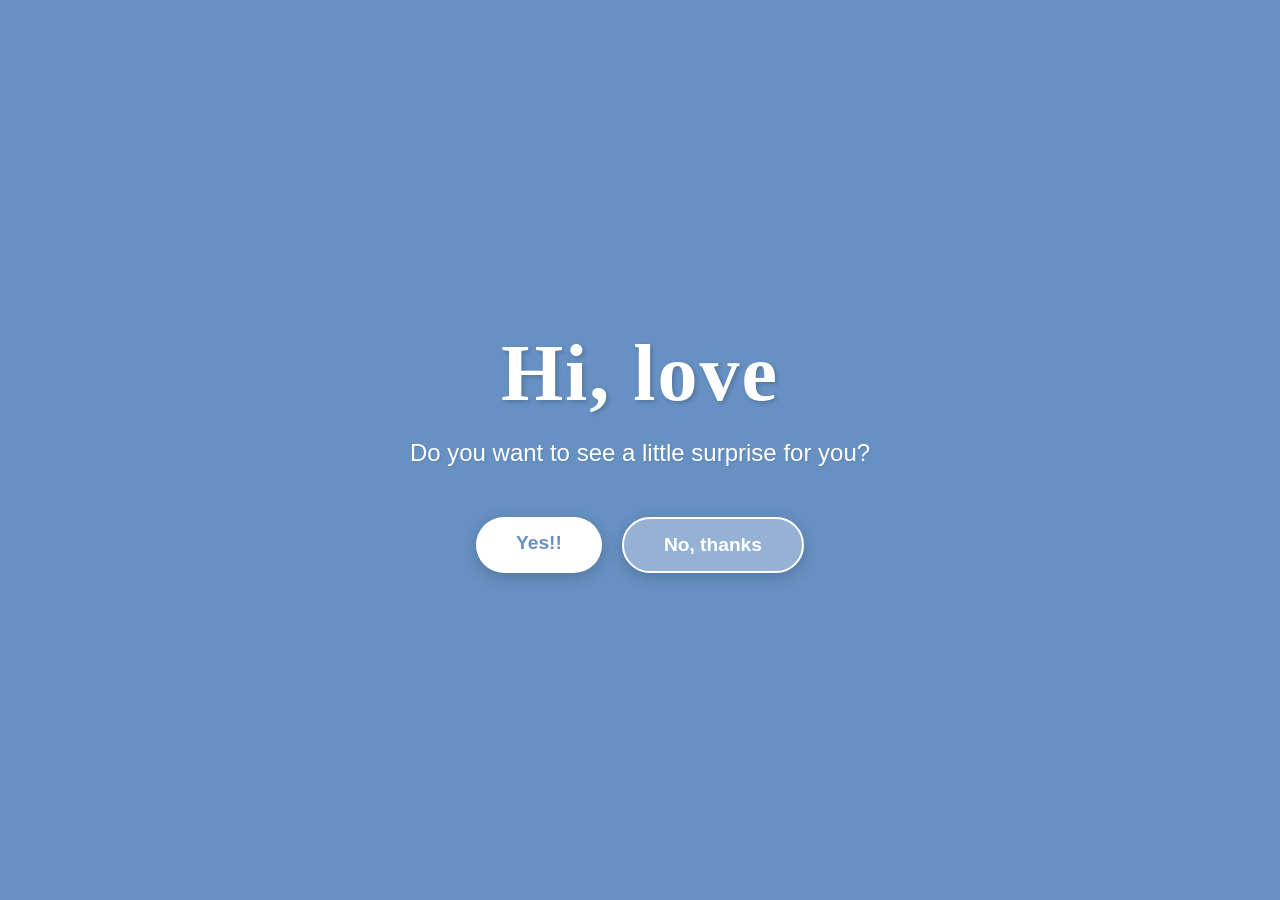
<file: index.html>
<!DOCTYPE html>
<html lang="it">
<head>
    <meta charset="UTF-8">
    <meta name="viewport" content="width=device-width, initial-scale=1.0">
    <title>Hi, Love - Birthday Surprise</title>
    <link rel="stylesheet" href="css/style.css">
</head>
<body class="landing-page">
    <!-- ===================== LANDING PAGE ===================== -->
    <!-- Pagina di benvenuto per il sito compleanno sorpresa
         - Link "Yes!!" → pages/surprise.html (pagina principale con 4 icone)
         - Pulsante "No, thanks" → mostra un alert giocoso
         
         Questa è la prima pagina che l'utente vede. Mantieni questo
         design semplice e accattivante per fare una buona prima impressione!
    ========================================================== -->
    <div class="landing-container">
        <h1 class="main-title">Hi, love</h1>
        <p class="subtitle">Do you want to see a little surprise for you?</p>
        <div class="button-container">
            <a href="pages/surprise.html" class="btn btn-yes">Yes!!</a>
            <button class="btn btn-no">No, thanks</button>
        </div>
    </div>
    <script src="js/script.js"></script>
</body>
</html>
</file>
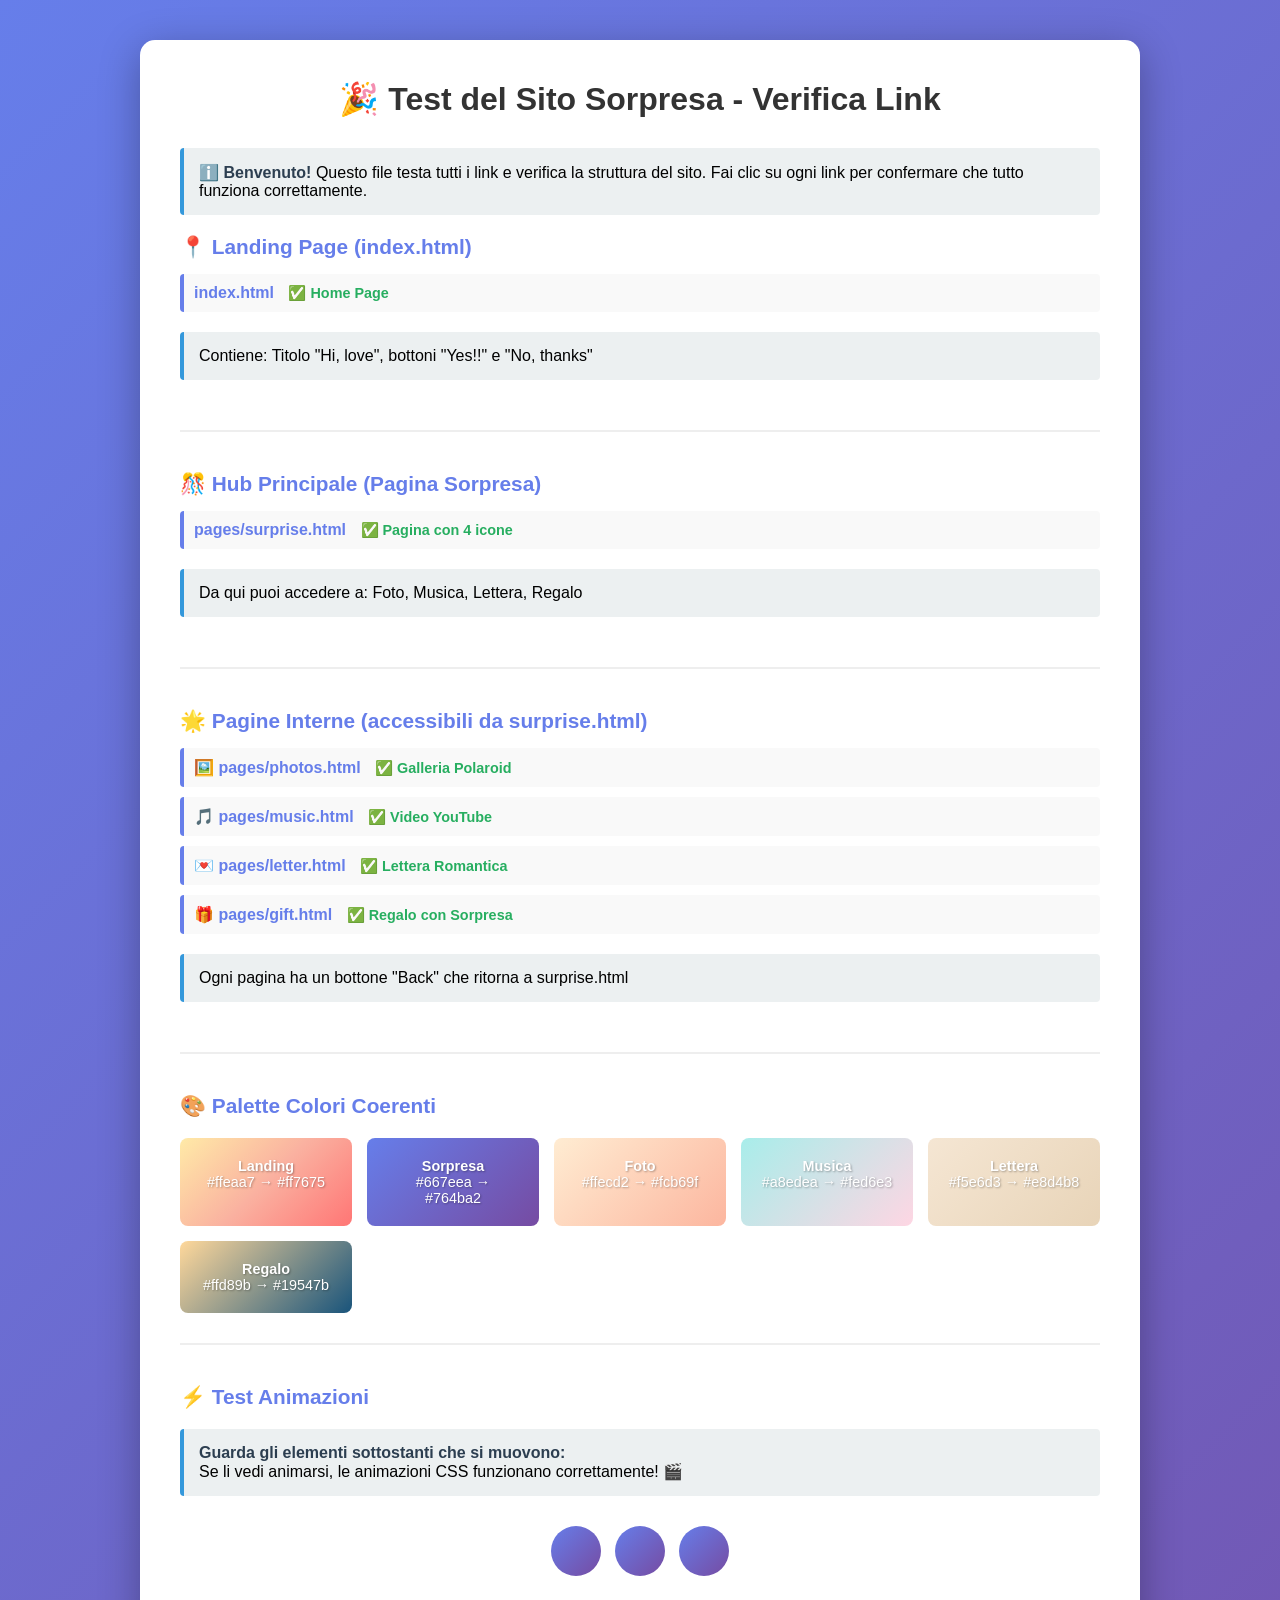
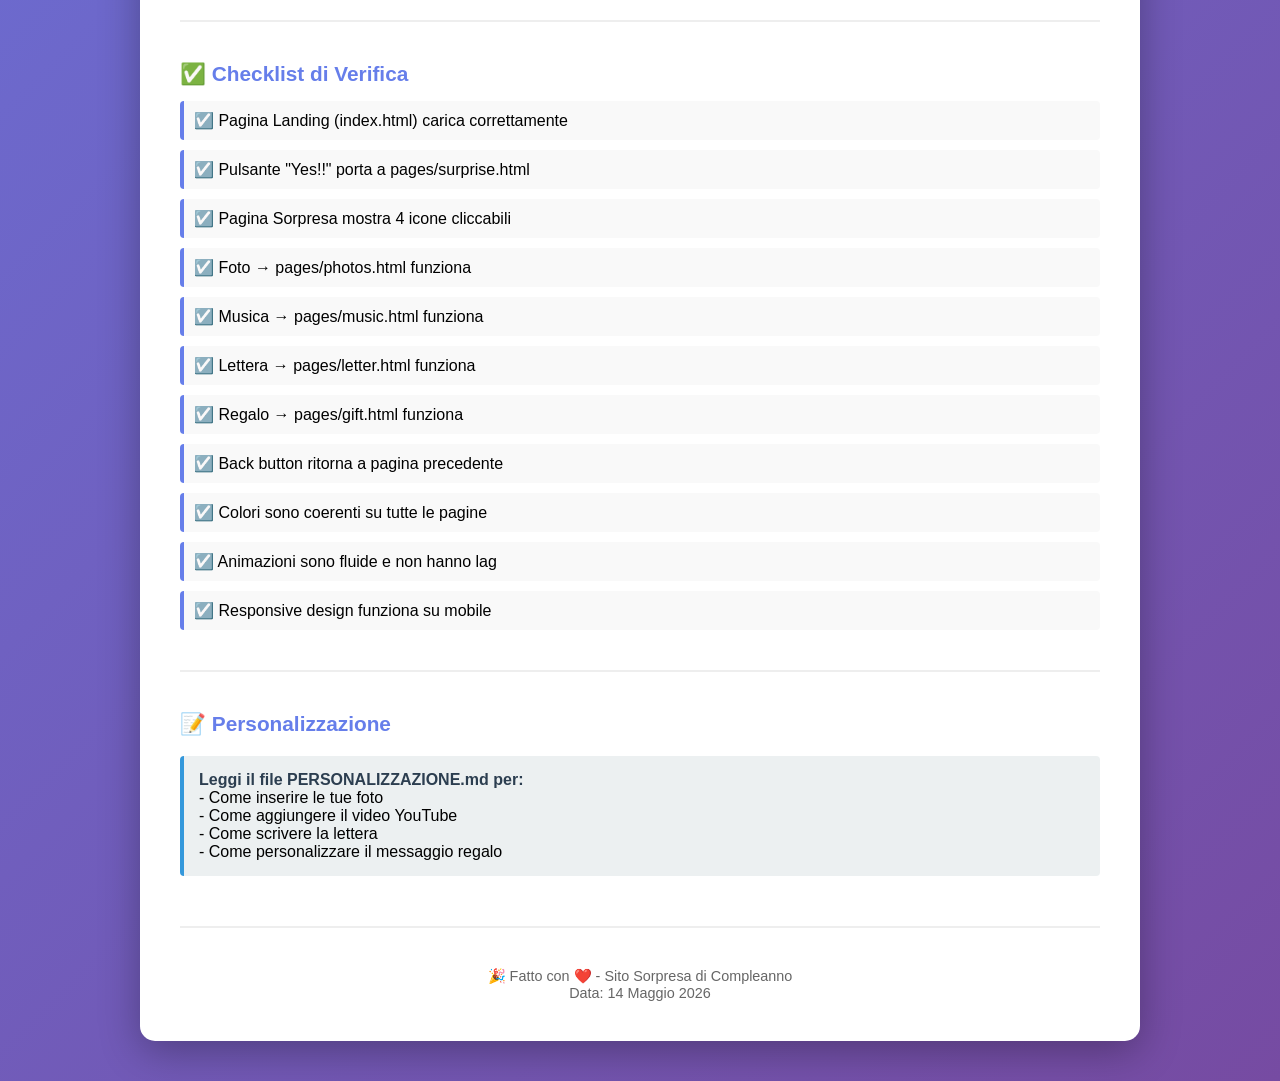
<file: TEST_LINK.html>
<!DOCTYPE html>
<html lang="it">
<head>
    <meta charset="UTF-8">
    <meta name="viewport" content="width=device-width, initial-scale=1.0">
    <title>Test Link - Birthday Surprise Website</title>
    <style>
        * {
            margin: 0;
            padding: 0;
            box-sizing: border-box;
        }
        
        body {
            font-family: 'Segoe UI', Tahoma, Geneva, Verdana, sans-serif;
            background: linear-gradient(135deg, #667eea 0%, #764ba2 100%);
            min-height: 100vh;
            padding: 40px 20px;
        }
        
        .container {
            max-width: 1000px;
            margin: 0 auto;
            background: white;
            border-radius: 15px;
            padding: 40px;
            box-shadow: 0 10px 40px rgba(0, 0, 0, 0.3);
        }
        
        h1 {
            color: #333;
            margin-bottom: 30px;
            text-align: center;
            font-size: 2rem;
        }
        
        .section {
            margin-bottom: 40px;
            padding-bottom: 30px;
            border-bottom: 2px solid #eee;
        }
        
        .section:last-child {
            border-bottom: none;
        }
        
        h2 {
            color: #667eea;
            font-size: 1.3rem;
            margin-bottom: 15px;
        }
        
        .link-list {
            list-style: none;
            padding-left: 0;
        }
        
        .link-list li {
            margin: 10px 0;
            padding: 10px;
            background: #f9f9f9;
            border-left: 4px solid #667eea;
            border-radius: 4px;
        }
        
        .link-list a {
            color: #667eea;
            text-decoration: none;
            font-weight: 600;
            transition: color 0.3s ease;
        }
        
        .link-list a:hover {
            color: #764ba2;
            text-decoration: underline;
        }
        
        .status {
            font-size: 0.9rem;
            color: #666;
            margin-left: 10px;
        }
        
        .status.ok {
            color: #27ae60;
            font-weight: bold;
        }
        
        .info-box {
            background: #ecf0f1;
            border-left: 4px solid #3498db;
            padding: 15px;
            margin: 20px 0;
            border-radius: 4px;
        }
        
        .info-box strong {
            color: #2c3e50;
        }
        
        .color-palette {
            display: grid;
            grid-template-columns: repeat(auto-fit, minmax(150px, 1fr));
            gap: 15px;
            margin-top: 20px;
        }
        
        .color-box {
            border-radius: 8px;
            padding: 20px;
            text-align: center;
            color: white;
            text-shadow: 1px 1px 2px rgba(0, 0, 0, 0.3);
            font-size: 0.9rem;
        }
        
        .animation-test {
            display: inline-block;
            width: 50px;
            height: 50px;
            background: linear-gradient(135deg, #667eea, #764ba2);
            border-radius: 50%;
            margin: 10px 5px;
            animation: bounce 1s ease-in-out infinite;
        }
        
        @keyframes bounce {
            0%, 100% { transform: translateY(0); }
            50% { transform: translateY(-20px); }
        }
        
        footer {
            text-align: center;
            margin-top: 40px;
            color: #666;
            font-size: 0.9rem;
        }
    </style>
</head>
<body>
    <div class="container">
        <h1>🎉 Test del Sito Sorpresa - Verifica Link</h1>
        
        <div class="info-box">
            <strong>ℹ️ Benvenuto!</strong> Questo file testa tutti i link e verifica la struttura del sito.
            Fai clic su ogni link per confermare che tutto funziona correttamente.
        </div>
        
        <!-- LANDING PAGE -->
        <div class="section">
            <h2>📍 Landing Page (index.html)</h2>
            <ul class="link-list">
                <li>
                    <a href="index.html">index.html</a>
                    <span class="status ok">✅ Home Page</span>
                </li>
            </ul>
            <div class="info-box">
                Contiene: Titolo "Hi, love", bottoni "Yes!!" e "No, thanks"
            </div>
        </div>
        
        <!-- SURPRISE PAGE -->
        <div class="section">
            <h2>🎊 Hub Principale (Pagina Sorpresa)</h2>
            <ul class="link-list">
                <li>
                    <a href="pages/surprise.html">pages/surprise.html</a>
                    <span class="status ok">✅ Pagina con 4 icone</span>
                </li>
            </ul>
            <div class="info-box">
                Da qui puoi accedere a: Foto, Musica, Lettera, Regalo
            </div>
        </div>
        
        <!-- PAGINE INTERNE -->
        <div class="section">
            <h2>🌟 Pagine Interne (accessibili da surprise.html)</h2>
            <ul class="link-list">
                <li>
                    <a href="pages/photos.html">🖼️ pages/photos.html</a>
                    <span class="status ok">✅ Galleria Polaroid</span>
                </li>
                <li>
                    <a href="pages/music.html">🎵 pages/music.html</a>
                    <span class="status ok">✅ Video YouTube</span>
                </li>
                <li>
                    <a href="pages/letter.html">💌 pages/letter.html</a>
                    <span class="status ok">✅ Lettera Romantica</span>
                </li>
                <li>
                    <a href="pages/gift.html">🎁 pages/gift.html</a>
                    <span class="status ok">✅ Regalo con Sorpresa</span>
                </li>
            </ul>
            <div class="info-box">
                Ogni pagina ha un bottone "Back" che ritorna a surprise.html
            </div>
        </div>
        
        <!-- PALETTE COLORI -->
        <div class="section">
            <h2>🎨 Palette Colori Coerenti</h2>
            <div class="color-palette">
                <div class="color-box" style="background: linear-gradient(135deg, #ffeaa7 0%, #fab1a0 50%, #ff7675 100%);">
                    <strong>Landing</strong><br>#ffeaa7 → #ff7675
                </div>
                <div class="color-box" style="background: linear-gradient(135deg, #667eea 0%, #764ba2 100%);">
                    <strong>Sorpresa</strong><br>#667eea → #764ba2
                </div>
                <div class="color-box" style="background: linear-gradient(135deg, #ffecd2 0%, #fcb69f 100%);">
                    <strong>Foto</strong><br>#ffecd2 → #fcb69f
                </div>
                <div class="color-box" style="background: linear-gradient(135deg, #a8edea 0%, #fed6e3 100%);">
                    <strong>Musica</strong><br>#a8edea → #fed6e3
                </div>
                <div class="color-box" style="background: linear-gradient(135deg, #f5e6d3 0%, #e8d4b8 100%);">
                    <strong>Lettera</strong><br>#f5e6d3 → #e8d4b8
                </div>
                <div class="color-box" style="background: linear-gradient(135deg, #ffd89b 0%, #19547b 100%);">
                    <strong>Regalo</strong><br>#ffd89b → #19547b
                </div>
            </div>
        </div>
        
        <!-- ANIMAZIONI -->
        <div class="section">
            <h2>⚡ Test Animazioni</h2>
            <div class="info-box">
                <strong>Guarda gli elementi sottostanti che si muovono:</strong><br>
                Se li vedi animarsi, le animazioni CSS funzionano correttamente! 🎬
            </div>
            <div style="text-align: center; margin-top: 20px;">
                <div class="animation-test"></div>
                <div class="animation-test"></div>
                <div class="animation-test"></div>
            </div>
        </div>
        
        <!-- CHECKLIST -->
        <div class="section">
            <h2>✅ Checklist di Verifica</h2>
            <ul class="link-list">
                <li>☑️ Pagina Landing (index.html) carica correttamente</li>
                <li>☑️ Pulsante "Yes!!" porta a pages/surprise.html</li>
                <li>☑️ Pagina Sorpresa mostra 4 icone cliccabili</li>
                <li>☑️ Foto → pages/photos.html funziona</li>
                <li>☑️ Musica → pages/music.html funziona</li>
                <li>☑️ Lettera → pages/letter.html funziona</li>
                <li>☑️ Regalo → pages/gift.html funziona</li>
                <li>☑️ Back button ritorna a pagina precedente</li>
                <li>☑️ Colori sono coerenti su tutte le pagine</li>
                <li>☑️ Animazioni sono fluide e non hanno lag</li>
                <li>☑️ Responsive design funziona su mobile</li>
            </ul>
        </div>
        
        <!-- PERSONALIZZAZIONE -->
        <div class="section">
            <h2>📝 Personalizzazione</h2>
            <div class="info-box">
                <strong>Leggi il file PERSONALIZZAZIONE.md per:</strong><br>
                - Come inserire le tue foto<br>
                - Come aggiungere il video YouTube<br>
                - Come scrivere la lettera<br>
                - Come personalizzare il messaggio regalo
            </div>
        </div>
        
        <footer>
            <p>🎉 Fatto con ❤️ - Sito Sorpresa di Compleanno</p>
            <p>Data: 14 Maggio 2026</p>
        </footer>
    </div>
</body>
</html>
</file>
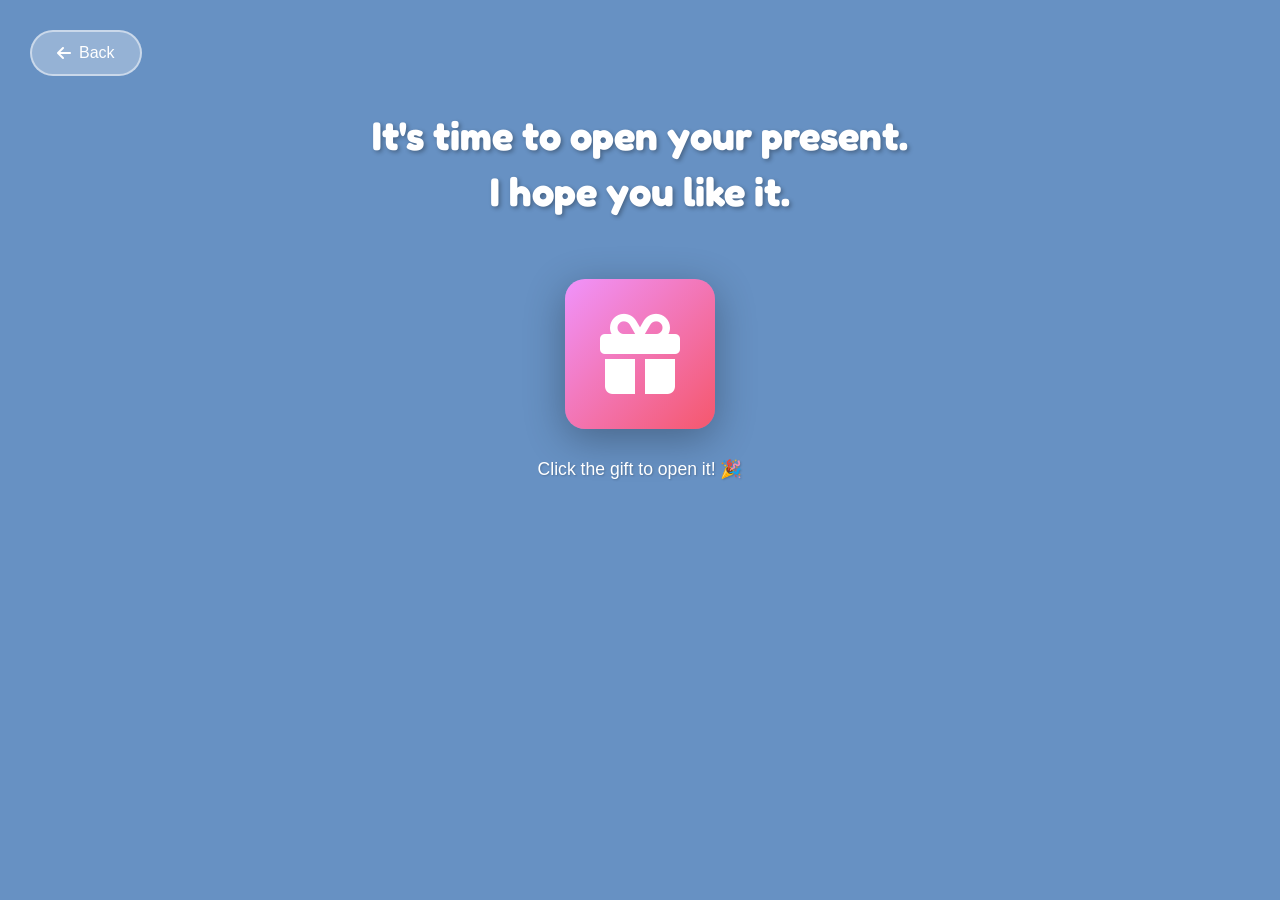
<file: pages/gift.html>
<!DOCTYPE html>
<html lang="it">
<head>
    <meta charset="UTF-8">
    <meta name="viewport" content="width=device-width, initial-scale=1.0">
    <title>Your Special Gift - Birthday Surprise</title>
    <link rel="stylesheet" href="../css/style.css">
    <link rel="stylesheet" href="https://cdnjs.cloudflare.com/ajax/libs/font-awesome/6.4.0/css/all.min.css">
</head>
<body class="gift-page">
    <!-- ===================== PAGINA REGALO CON SORPRESA ===================== -->
    <!-- Regalo interattivo da aprire:
         - Icona regalo cliccabile con animazione
         - Click per aprire con effetto rotazione e zoom
         - Rivela messaggio romantico con confetti animati
         - Back button ritorna a surprise.html
         
         PERSONALIZZAZIONE: Modifica il messaggio e la firma
         BONUS: Effetto confetti automatico quando aperto!
    ===================================================================== -->
    <a href="surprise.html" class="back-btn">
        <i class="fas fa-arrow-left"></i> Back
    </a>
    
    <div class="gift-container">
        <h1 class="gift-title">It's time to open your present.<br>I hope you like it.</h1>
        
        <div class="gift-wrapper">
            <!-- Icona regalo cliccabile -->
            <div class="gift-box" id="giftBox">
                <i class="fas fa-gift"></i>
            </div>
            
            <p class="gift-hint">Click the gift to open it! 🎉</p>
        </div>
        
        <!-- Contenuto della sorpresa (inizialmente nascosto) -->
        <div class="surprise-content" id="surpriseContent">
            <!-- ===================== PERSONALIZZAZIONE MESSAGGIO REGALO ===================== -->
            <!-- Personalizza il messaggio speciale:
                 1. Sostituisci il titolo ("Happy Birthday, My Love! 💕") 
                 2. Modifica il messaggio principale con il tuo testo personalizzato
                 3. Personalizza la firma ("❤️ Forever yours ❤️") come preferisci
                 
                 Questo messaggio apparirà con animazione confetti quando il regalo viene aperto!
            ========================================================================= -->
            
            <div class="surprise-section">
                <h2>buon compleanno betdlcux!!!!</h2>
                <div class="special-message">
                    <p>
                        Dopo i tanti auguri che ti facciamo ogni giorno, buon non compleanno!
                    </p>
                    <p class="heart-message">Made by fabri fonti, ali fonti, jackfanf</p>
                </div>
            </div>

            
            <!-- Effetto confetti (puramente decorativo) -->
            <div class="confetti" id="confetti"></div>
        </div>
    </div>
    
    <script src="../js/script.js"></script>
    <script>
        // Gift interaction script
        const giftBox = document.getElementById('giftBox');
        const surpriseContent = document.getElementById('surpriseContent');
        const confetti = document.getElementById('confetti');
        let isOpened = false;
        
        giftBox.addEventListener('click', function() {
            if (!isOpened) {
                isOpened = true;
                
                // Anima l'icona regalo
                giftBox.classList.add('opened');
                
                // Mostra il contenuto della sorpresa
                surpriseContent.classList.add('show');
                
                // Crea effetto confetti
                createConfetti();
            }
        });
        
        function createConfetti() {
            for (let i = 0; i < 50; i++) {
                const confettiPiece = document.createElement('div');
                confettiPiece.classList.add('confetti-piece');
                confettiPiece.style.left = Math.random() * 100 + '%';
                confettiPiece.style.delay = Math.random() * 0.5 + 's';
                confettiPiece.style.backgroundColor = ['#ff6b6b', '#4ecdc4', '#45b7d1', '#f7dc6f', '#bb8fce'][Math.floor(Math.random() * 5)];
                confetti.appendChild(confettiPiece);
            }
        }
    </script>
</body>
</html>
</file>
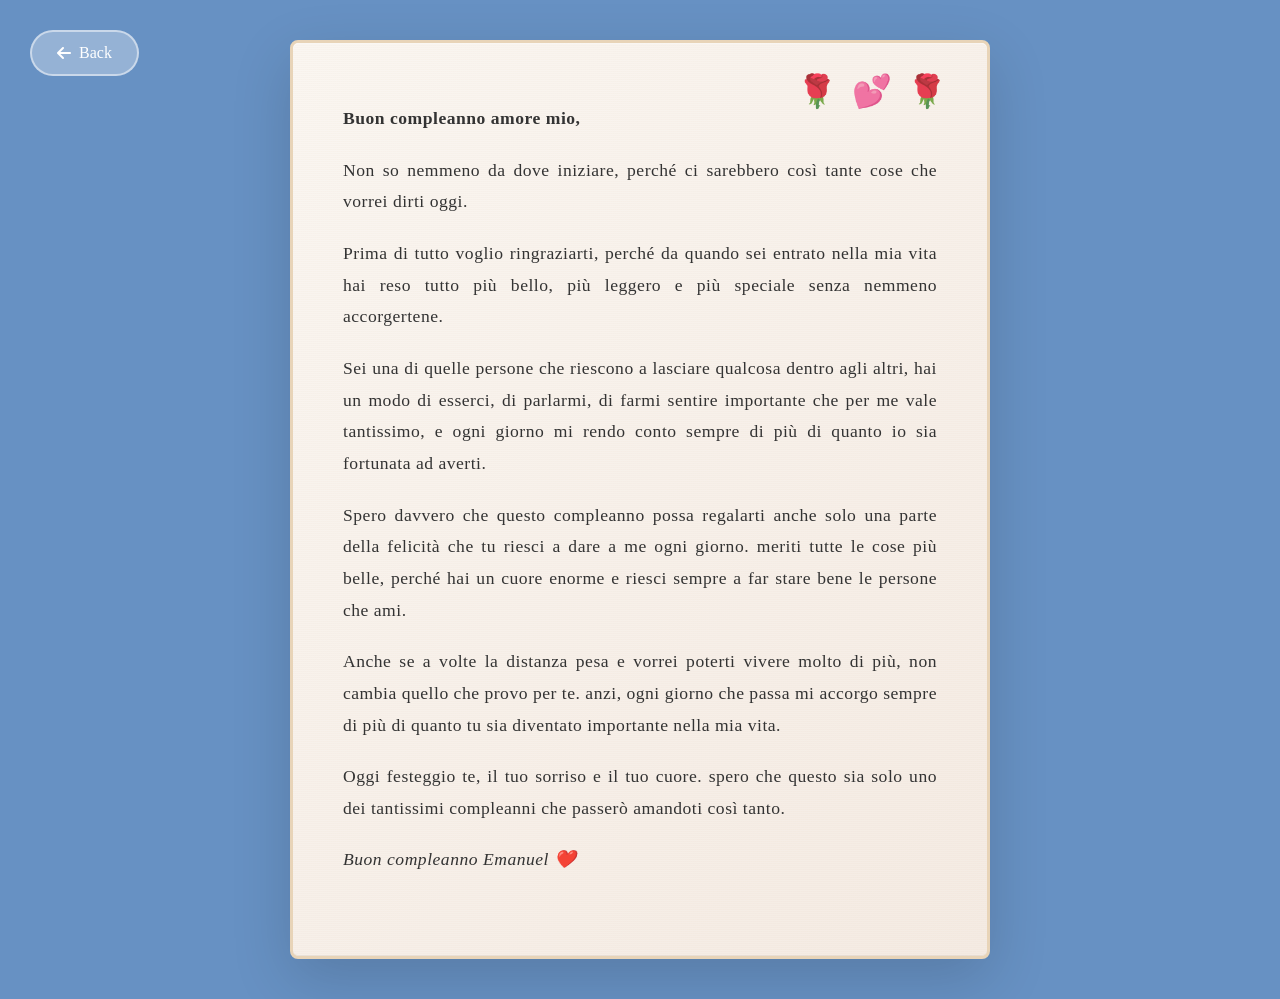
<file: pages/letter.html>
<!DOCTYPE html>
<html lang="it">
<head>
    <meta charset="UTF-8">
    <meta name="viewport" content="width=device-width, initial-scale=1.0">
    <title>A Letter for You - Birthday Surprise</title>
    <link rel="stylesheet" href="../css/style.css">
    <link rel="stylesheet" href="https://cdnjs.cloudflare.com/ajax/libs/font-awesome/6.4.0/css/all.min.css">
</head>
<body class="letter-page">
    <!-- ===================== PAGINA LETTERA ROMANTICA ===================== -->
    <!-- Lettera scritta a mano con effetti vintage:
         - Design stile carta invecchiata con texture
         - Decorazioni floreali animate
         - Hover effects: ingrandimento leggero
         - Back button ritorna a surprise.html
         
         PERSONALIZZAZIONE: Scrivi la tua lettera d'amore personale
    ===================================================================== -->
    <a href="surprise.html" class="back-btn">
        <i class="fas fa-arrow-left"></i> Back
    </a>
    
    <div class="letter-container">
        <!-- ===================== PERSONALIZZAZIONE LETTERA ===================== -->
        <!-- Personalizza il contenuto della lettera:
             1. Modifica il saluto ("My Dearest Love,") con il tuo
             2. Sostituisci i paragrafi con il tuo testo personalizzato
             3. Personalizza la chiusura ("Forever yours,") come preferisci
             
             Suggerimenti:
             - Scrivi in prima persona per un tono più intimo
             - Includi ricordi speciali e momenti significativi
             - Esprimi i tuoi sentimenti sinceramente
        ===================================================================== -->
        <div class="letter-paper">
            <div class="letter-content">
                <p class="letter-greeting">Buon compleanno amore mio,</p>
                
                <p>Non so nemmeno da dove iniziare, perché ci sarebbero così tante cose che vorrei dirti oggi.</p>
                
                <p>Prima di tutto voglio ringraziarti, perché da quando sei entrato nella mia vita hai reso tutto più bello, più leggero e più speciale senza nemmeno accorgertene.</p>
                
                <p>Sei una di quelle persone che riescono a lasciare qualcosa dentro agli altri, hai un modo di esserci, di parlarmi, di farmi sentire importante che per me vale tantissimo, e ogni giorno mi rendo conto sempre di più di quanto io sia fortunata ad averti.</p>
                
                <p>Spero davvero che questo compleanno possa regalarti anche solo una parte della felicità che tu riesci a dare a me ogni giorno. meriti tutte le cose più belle, perché hai un cuore enorme e riesci sempre a far stare bene le persone che ami.</p>
                
                <p>Anche se a volte la distanza pesa e vorrei poterti vivere molto di più, non cambia quello che provo per te. anzi, ogni giorno che passa mi accorgo sempre di più di quanto tu sia diventato importante nella mia vita.</p>
                <p>Oggi festeggio te, il tuo sorriso e il tuo cuore. spero che questo sia solo uno dei tantissimi compleanni che passerò amandoti così tanto.</p>

                <p class="letter-closing">Buon compleanno Emanuel ❤️</p>
            </div>
            
            <!-- Decorazioni della lettera -->
            <div class="letter-decoration">
                <span class="flower-deco">🌹</span>
                <span class="flower-deco">💕</span>
                <span class="flower-deco">🌹</span>
            </div>
        </div>
    </div>
    
    <script src="../js/script.js"></script>
</body>
</html>
</file>
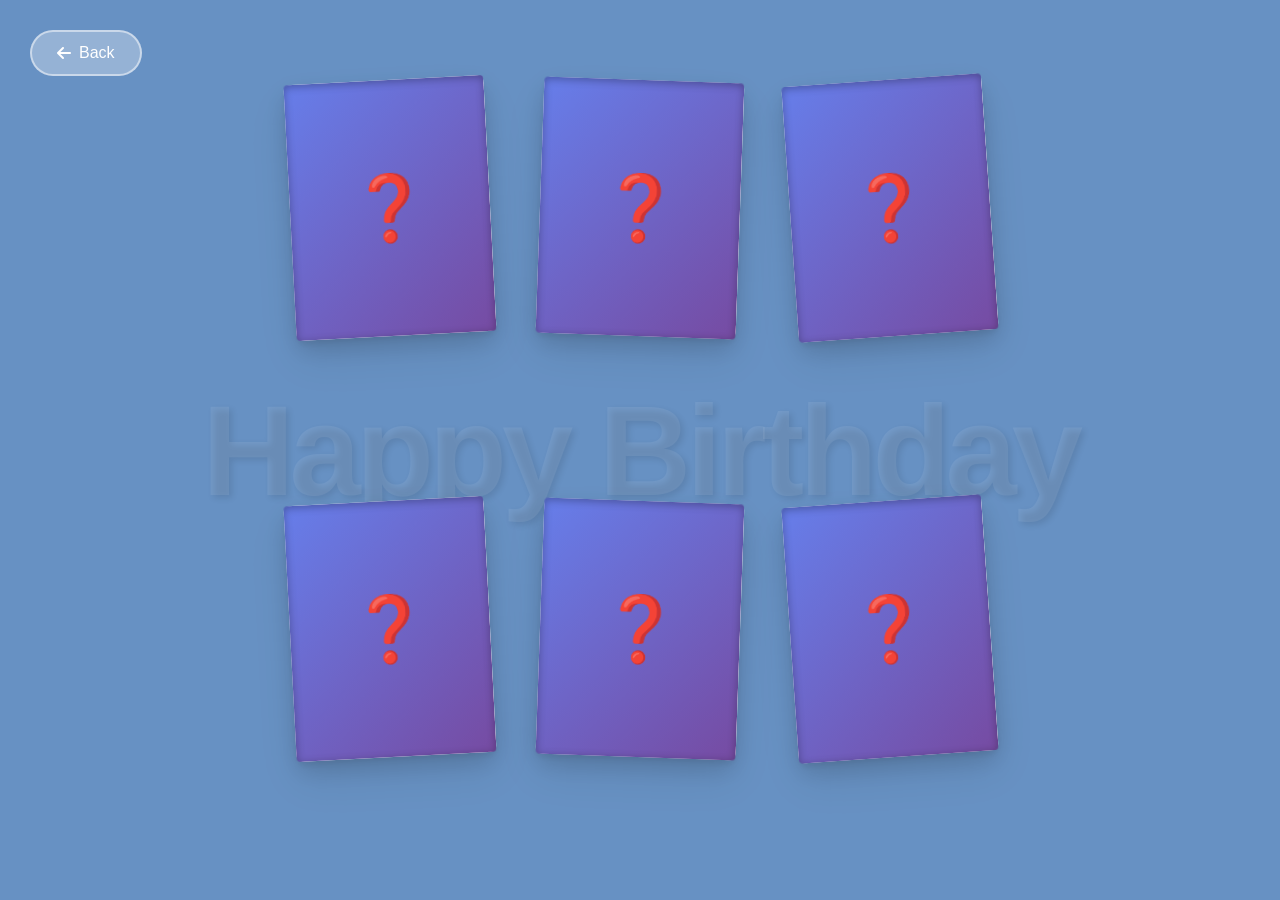
<file: pages/photos.html>
<!DOCTYPE html>
<html lang="it">
<head>
    <meta charset="UTF-8">
    <meta name="viewport" content="width=device-width, initial-scale=1.0">
    <title>Happy Birthday - Photos</title>
    <link rel="stylesheet" href="../css/style.css">
    <link rel="stylesheet" href="https://cdnjs.cloudflare.com/ajax/libs/font-awesome/6.4.0/css/all.min.css">
</head>
<body class="photos-page">
    <!-- ===================== PAGINA FOTO CON POLAROID ===================== -->
    <!-- Galleria di foto Polaroid vintage animate:
         - Fino a 8 foto con didascalie
         - Hover effects: ingrandimento e effetto 3D tilt
         - Animazioni di caricamento staggered
         - Back button ritorna a surprise.html
         
         PERSONALIZZAZIONE: Sostituisci i link foto e le didascalie
    ===================================================================== -->
    <a href="surprise.html" class="back-btn">
        <i class="fas fa-arrow-left"></i> Back
    </a>
    
    <div class="birthday-backdrop">Happy Birthday</div>
    
    <div class="photos-container">
        <!-- ===================== PERSONALIZZAZIONE FOTO ===================== -->
        <!-- Aggiungi fino a 8 foto polaroid. Per ogni foto:
             1. Sostituisci [LINK_FOTO_X] con il link della tua foto
             2. Modifica il caption (testo sotto la foto) con una didascalia a piacere
             3. Il formato accettato: URL di immagine (JPG, PNG, WebP)
             Esempio: https://example.com/myfoto.jpg
        ========================================================================= -->
        <div class="polaroids-grid">
            <div class="poppo">
                <!-- Polaroid 1 -->
                <div class="polaroid">
                    <div class="photo-cover">❓</div>
                    <img src="../images/a.jpg" alt="Birthday Photo 1">
                    <div class="polaroid-caption"></div>
                </div>
                
                <!-- Polaroid 2 -->
                <div class="polaroid">
                    <div class="photo-cover">❓</div>
                    <img src="../images/b.jpg" alt="Birthday Photo 2">
                    <div class="polaroid-caption"></div>
                </div>
                
                <!-- Polaroid 3 -->
                <div class="polaroid">
                    <div class="photo-cover">❓</div>
                    <img src="../images/c.png" alt="Birthday Photo 3">
                    <div class="polaroid-caption"></div>
                </div>
            </div>
            
            <div class="poppo2">
                <!-- Polaroid 4 -->
                <div class="polaroid">
                    <div class="photo-cover">❓</div>
                    <img src="../images/d.jpg" alt="Birthday Photo 4">
                    <div class="polaroid-caption"></div>
                </div>
                
                <!-- Polaroid 5 -->
                <div class="polaroid">
                    <div class="photo-cover">❓</div>
                    <img src="../images/e.png" alt="Birthday Photo 5">
                    <div class="polaroid-caption"></div>
                </div>
                
                <!-- Polaroid 6 -->
                <div class="polaroid">
                    <div class="photo-cover">❓</div>
                    <img src="../images/f.png" alt="Birthday Photo 6">
                    <div class="polaroid-caption"></div>
                </div>
            </div>
        </div>
    </div>
    
    <script src="../js/script.js"></script>
</body>
</html>
</file>
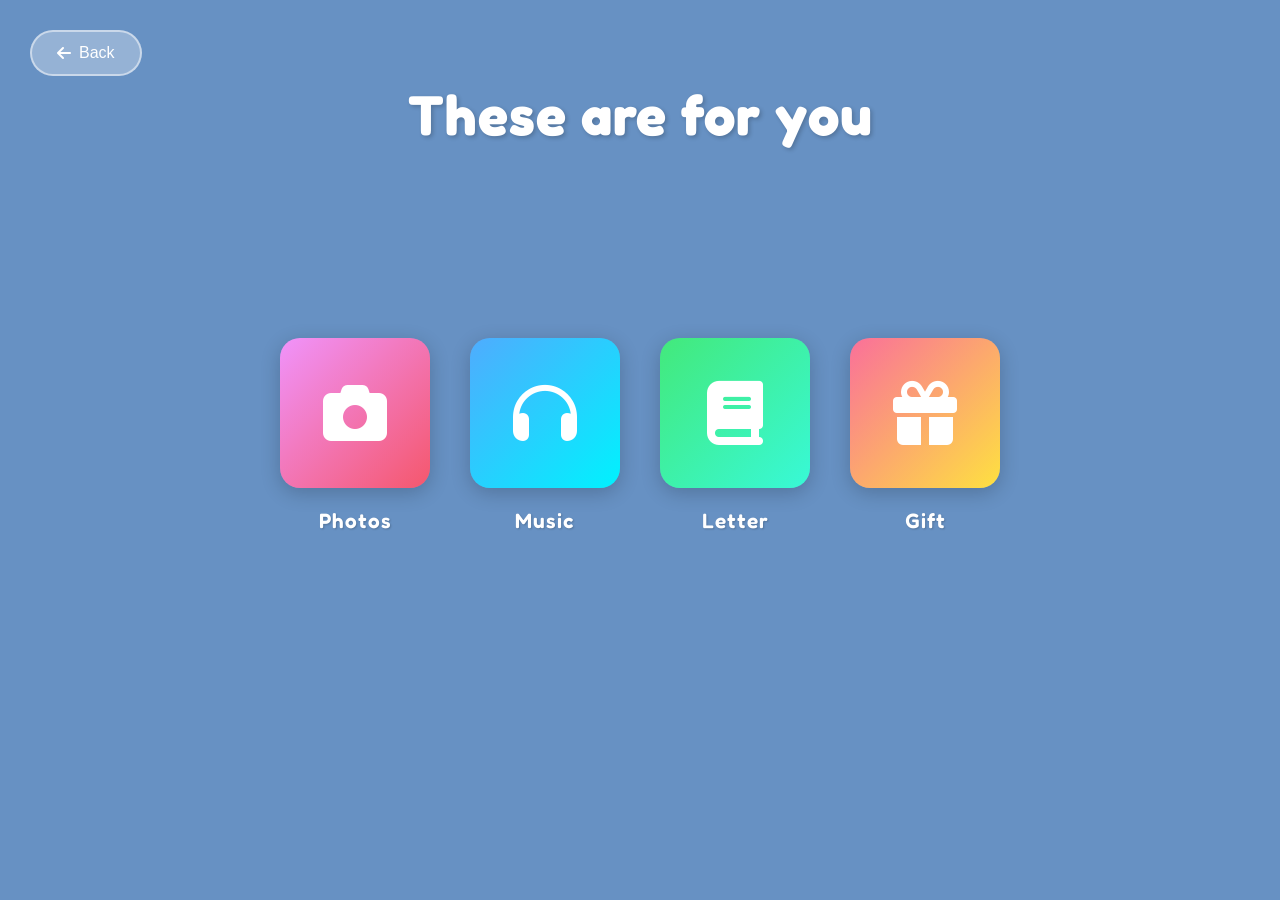
<file: pages/surprise.html>
<!DOCTYPE html>
<html lang="it">
<head>
    <meta charset="UTF-8">
    <meta name="viewport" content="width=device-width, initial-scale=1.0">
    <title>These are for you - Birthday Surprise</title>
    <link rel="stylesheet" href="../css/style.css">
    <link rel="stylesheet" href="https://cdnjs.cloudflare.com/ajax/libs/font-awesome/6.4.0/css/all.min.css">
</head>
<body class="surprise-page">
    <!-- ===================== PAGINA PRINCIPALE SORPRESA ===================== -->
    <!-- Hub centrale con 4 sezioni cliccabili:
         1. Photos (pages/photos.html) - Galleria polaroid
         2. Music (pages/music.html) - Video YouTube embed
         3. Letter (pages/letter.html) - Lettera romantica
         4. Gift (pages/gift.html) - Regalo con sorpresa
         
         Back button ritorna a ../index.html (landing page)
         
         NAVIGAZIONE: Usa le frecce del mouse sulle icone per effetti hover!
    ===================================================================== -->
    <a href="../index.html" class="back-btn">
        <i class="fas fa-arrow-left"></i> Back
    </a>
    
    <div class="surprise-container">
        <h1 class="surprise-title">These are for you</h1>
        
        <div class="icons-grid">
            <!-- Fotocamera -->
            <a href="photos.html" class="icon-card">
                <div class="icon-wrapper">
                    <i class="fas fa-camera"></i>
                </div>
                <p class="icon-label">Photos</p>
            </a>
            
            <!-- Cuffie -->
            <a href="music.html" class="icon-card">
                <div class="icon-wrapper">
                    <i class="fas fa-headphones"></i>
                </div>
                <p class="icon-label">Music</p>
            </a>
            
            <!-- Libro -->
            <a href="letter.html" class="icon-card">
                <div class="icon-wrapper">
                    <i class="fas fa-book"></i>
                </div>
                <p class="icon-label">Letter</p>
            </a>
            
            <!-- Pacco Regalo -->
            <a href="gift.html" class="icon-card">
                <div class="icon-wrapper">
                    <i class="fas fa-gift"></i>
                </div>
                <p class="icon-label">Gift</p>
            </a>
        </div>
    </div>
    
    <script src="../js/script.js"></script>
</body>
</html>
</file>
<file: css/style.css>
/* ====================================================================
   BIRTHDAY SURPRISE WEBSITE - MAIN STYLESHEET
   ====================================================================
   
   Google Fonts Import - Fortnite-style font
   
   PALETTE COLORI PRINCIPALE:
   - Rosa/Rosso: #ff7675, #f5576c, #d63031 (Elementi di accento, gift)
   - Blu/Viola: #667eea, #764ba2 (Pagina sorpresa, tema principale)
   - Azzurro: #a8edea, #4facfe (Pagina musica, icone)
   - Verde: #43e97b, #38f9d7 (Icone alternative)
   - Arancione/Giallo: #ffeaa7, #fab1a0, #fee140 (Landing page, warm tones)
   - Beige/Terra: #f5e6d3, #e8d4b8 (Pagina lettera, classic)
   - Bianco: #ffffff (Sfondo contenuti, testo)
   - Grigio scuro: #333, #555 (Testo primario e secondario)
   
   TIMING ANIMAZIONI (per fluidità ottimale):
   - Hover effects: 0.3s (piccoli movimenti)
   - Page transitions: 0.5s (fade in/out pagine)
   - Loading animations: 0.6-0.8s (Polaroid, video)
   - Complex animations: 0.8s-1.2s (gift opening)
   
   RESPONSIVE BREAKPOINTS:
   - Desktop: 1024px+
   - Tablet: 768px - 1023px
   - Mobile grande: 600px - 767px
   - Mobile piccolo: 480px - 599px
   - Extra small: < 480px
   
   ==================================================================== */

@import url('https://fonts.googleapis.com/css2?family=Fredoka:wght@400;600;700&display=swap');

@font-face {
    font-family: 'Fortnite';
    src: url('../fonts/fortnite.woff') format('woff'),
         url('../fonts/fortnite.otf') format('opentype');
    font-weight: normal;
    font-style: normal;
}

* {
    margin: 0;
    padding: 0;
    box-sizing: border-box;
}

body {
    font-family: 'Fortnite', 'Segoe UI', Tahoma, Geneva, Verdana, sans-serif;
    margin: 0;
    padding: 0;
}

/* Landing Page Styles */
.landing-page {
    background: #6791c3;
    min-height: 100vh;
    display: flex;
    align-items: center;
    justify-content: center;
    font-family: 'Playfair Display', 'Georgia', serif;
}

.landing-container {
    text-align: center;
    max-width: 600px;
    padding: 40px;
}

.main-title {
    font-size: 5rem;
    font-weight: 700;
    color: #ffffff;
    margin: 0 0 20px 0;
    text-shadow: 2px 2px 4px rgba(0, 0, 0, 0.2);
    letter-spacing: 2px;
}

.subtitle {
    font-size: 1.5rem;
    color: #ffffff;
    margin: 0 0 50px 0;
    font-family: 'Segoe UI', Tahoma, Geneva, Verdana, sans-serif;
    font-weight: 300;
    text-shadow: 1px 1px 2px rgba(0, 0, 0, 0.1);
}

.button-container {
    display: flex;
    gap: 20px;
    justify-content: center;
    flex-wrap: wrap;
}

.btn {
    font-family: 'Fredoka', sans-serif;
    padding: 15px 40px;
    font-size: 1.2rem;
    border: none;
    border-radius: 50px;
    cursor: pointer;
    font-weight: 600;
    transition: all 0.3s ease;
    text-decoration: none;
    display: inline-block;
    box-shadow: 0 4px 15px rgba(0, 0, 0, 0.2);
}

.btn-yes {
    background-color: #ffffff;
    color: #6791c3;
    font-family: 'Segoe UI', Tahoma, Geneva, Verdana, sans-serif;
}

.btn-yes:hover {
    transform: translateY(-2px);
    box-shadow: 0 6px 20px rgba(0, 0, 0, 0.3);
    background-color: #f0f0f0;
}

.btn-no {
    background-color: rgba(255, 255, 255, 0.3);
    color: #ffffff;
    border: 2px solid #ffffff;
    font-family: 'Segoe UI', Tahoma, Geneva, Verdana, sans-serif;
}

.btn-no:hover {
    transform: translateY(-2px);
    background-color: rgba(255, 255, 255, 0.5);
    box-shadow: 0 6px 20px rgba(0, 0, 0, 0.2);
}

/* Surprise Page Styles */
.surprise-page {
    background: #6791c3;
    min-height: 100vh;
    padding: 40px 20px;
    font-family: 'Segoe UI', Tahoma, Geneva, Verdana, sans-serif;
    position: relative;
}

.back-btn {
    position: absolute;
    top: 30px;
    left: 30px;
    background-color: rgba(255, 255, 255, 0.3);
    color: #ffffff;
    padding: 12px 25px;
    border-radius: 30px;
    text-decoration: none;
    font-size: 1rem;
    transition: all 0.3s ease;
    display: inline-flex;
    align-items: center;
    gap: 8px;
    border: 2px solid rgba(255, 255, 255, 0.5);
}

.back-btn:hover {
    background-color: rgba(255, 255, 255, 0.5);
    transform: translateX(-5px);
}

.surprise-container {
    max-width: 1000px;
    margin: 0 auto;
    text-align: center;
    padding-top: 40px;
}

.surprise-title {
    font-family: 'Fredoka', sans-serif;
    font-size: 3.5rem;
    font-weight: 700;
    color: #ffffff;
    margin: 0 0 80px 0;
    text-shadow: 2px 2px 4px rgba(0, 0, 0, 0.2);
    letter-spacing: 1px;
}

.icons-grid {
    display: flex;
    grid-template-columns: repeat(auto-fit, minmax(200px, 1fr));
    gap: 40px;
    max-width: 900px;
    margin: 0 auto;
    flex-direction: row;
    align-items: center;
    justify-content: center;
    margin-top: 190px;
}

.icon-card {
    text-decoration: none;
    display: flex;
    flex-direction: column;
    align-items: center;
    gap: 20px;
    transition: all 0.3s ease;
    cursor: pointer;
    position: relative;
}

.icon-card:hover {
    transform: translateY(-15px);
}

.icon-card:hover .icon-wrapper {
    transform: scale(1.15) rotateZ(5deg);
    box-shadow: 0 15px 40px rgba(0, 0, 0, 0.4), 0 0 30px rgba(255, 255, 255, 0.3);
    animation: iconPulse 0.6s ease;
}

.icon-card:hover .icon-label {
    transform: scale(1.1);
    text-shadow: 0 0 20px rgba(255, 255, 255, 0.6);
}

.icon-card:active .icon-wrapper {
    transform: scale(0.95);
}

.icon-wrapper {
    width: 150px;
    height: 150px;
    background: linear-gradient(135deg, #f093fb 0%, #f5576c 100%);
    border-radius: 20px;
    display: flex;
    align-items: center;
    justify-content: center;
    font-size: 4rem;
    color: #ffffff;
    box-shadow: 0 5px 20px rgba(0, 0, 0, 0.2);
    transition: all 0.4s cubic-bezier(0.34, 1.56, 0.64, 1);
    position: relative;
    overflow: hidden;
}

.icon-wrapper::before {
    content: '';
    position: absolute;
    top: -50%;
    left: -50%;
    width: 200%;
    height: 200%;
    background: linear-gradient(45deg, transparent 30%, rgba(255, 255, 255, 0.1) 50%, transparent 70%);
    transform: rotate(45deg);
    opacity: 0;
    transition: opacity 0.3s ease;
}

.icon-card:hover .icon-wrapper::before {
    opacity: 1;
    animation: shine 0.6s ease;
}

.icon-card:nth-child(2) .icon-wrapper {
    background: linear-gradient(135deg, #4facfe 0%, #00f2fe 100%);
}

.icon-card:nth-child(3) .icon-wrapper {
    background: linear-gradient(135deg, #43e97b 0%, #38f9d7 100%);
}

.icon-card:nth-child(4) .icon-wrapper {
    background: linear-gradient(135deg, #fa709a 0%, #fee140 100%);
}

.icon-label {
    font-family: 'Fredoka', sans-serif;
    font-size: 1.3rem;
    font-weight: 600;
    color: #ffffff;
    margin: 0;
    text-shadow: 1px 1px 2px rgba(0, 0, 0, 0.2);
    transition: all 0.3s ease;
    letter-spacing: 1px;
}

@keyframes iconPulse {
    0%, 100% {
        box-shadow: 0 15px 40px rgba(0, 0, 0, 0.4), 0 0 30px rgba(255, 255, 255, 0.3);
    }
    50% {
        box-shadow: 0 15px 50px rgba(0, 0, 0, 0.5), 0 0 50px rgba(255, 255, 255, 0.5);
    }
}

@keyframes shine {
    0% {
        transform: translateX(-100%) translateY(-100%) rotate(45deg);
    }
    100% {
        transform: translateX(100%) translateY(100%) rotate(45deg);
    }
}

/* Photos Page Styles */
.photos-page {
    background: #6791c3;
    min-height: 100vh;
    padding: 40px 20px;
    font-family: 'Segoe UI', Tahoma, Geneva, Verdana, sans-serif;
    position: relative;
    overflow: hidden;
}

.birthday-backdrop {
    position: fixed;
    top: 50%;
    left: 50%;
    transform: translate(-50%, -50%);
    font-size: 8rem;
    font-weight: 900;
    color: rgba(255, 255, 255, 0.08);
    text-shadow: 3px 3px 6px rgba(0, 0, 0, 0.1);
    white-space: nowrap;
    z-index: 0;
    letter-spacing: -5px;
    pointer-events: none;
}

.photos-container {
    max-width: 1200px;
    margin: 0 auto;
    padding-top: 20px;
    position: relative;
    z-index: 1;
    perspective: 1200px;
}

.polaroids-grid {
    display: flex;
    flex-direction: column;
    justify-content: center;
    align-items: center;
    grid-template-columns: repeat(auto-fit, minmax(180px, 1fr));
    gap: 35px 30px;
    padding: 20px;
    justify-items: center;
    max-width: 1400px;
    margin: 0 auto;
    perspective-origin: center center;
}

.poppo {
    gap: 50px;
    display: flex;
}

.poppo2 {
    gap: 50px;
    display: flex;
    margin-top: 130px;
}

.polaroid {
    background: #ffffff;
    width: 200px;
    padding: 12px;
    border-radius: 8px;
    box-shadow: 
        0 4px 6px rgba(0, 0, 0, 0.07),
        0 10px 25px rgba(0, 0, 0, 0.12),
        0 20px 40px rgba(0, 0, 0, 0.08);
    transition: all 0.35s cubic-bezier(0.34, 1.56, 0.64, 1);
    transform: rotate(var(--rotation, 0deg)) translateZ(0);
    cursor: pointer;
    will-change: transform, box-shadow;
    position: relative;
    transform-style: preserve-3d;
}

/* Rotazioni casuali per ogni polaroid */
.polaroid:nth-child(1) {
    --rotation: -3deg;
}

.polaroid:nth-child(2) {
    --rotation: 2deg;
}

.polaroid:nth-child(3) {
    --rotation: -4deg;
}

.polaroid:nth-child(4) {
    --rotation: 3deg;
}

.polaroid:nth-child(5) {
    --rotation: -2deg;
}

.polaroid:nth-child(6) {
    --rotation: 2.5deg;
}

.polaroid:nth-child(7) {
    --rotation: -3.5deg;
}

.polaroid:nth-child(8) {
    --rotation: 1.5deg;
}

.polaroid:hover {
    box-shadow: 
        0 6px 8px rgba(0, 0, 0, 0.1),
        0 15px 35px rgba(0, 0, 0, 0.18),
        0 25px 50px rgba(0, 0, 0, 0.12);
    transform: rotate(0deg) scale(1.08) translateY(-8px);
}

.polaroid:active {
    transform: rotate(0deg) scale(1.04) translateY(-5px);
    box-shadow: 
        0 4px 6px rgba(0, 0, 0, 0.1),
        0 12px 30px rgba(0, 0, 0, 0.15),
        0 20px 40px rgba(0, 0, 0, 0.08);
}

.polaroid img {
    width: 100%;
    height: 200px;
    object-fit: cover;
    display: block;
    border-radius: 4px;
    background: linear-gradient(135deg, #e0e0e0 0%, #f5f5f5 100%);
    transition: all 0.3s ease;
}

.polaroid:hover img {
    filter: brightness(1.05) saturate(1.1);
}

.polaroid-caption {
    text-align: center;
    margin-top: 12px;
    font-size: 0.95rem;
    color: #333;
    font-weight: 500;
    font-family: 'Courier New', monospace;
    min-height: 20px;
    transition: all 0.3s ease;
}

.polaroid:hover .polaroid-caption {
    color: #555;
    font-weight: 600;
}

/* Photo Cover Overlay */
.photo-cover {
    position: absolute;
    top: 0;
    left: 0;
    width: 100%;
    height: 100%;
    background: linear-gradient(135deg, #667eea 0%, #764ba2 100%);
    border-radius: 4px;
    display: flex;
    align-items: center;
    justify-content: center;
    font-size: 4rem;
    color: #ffffff;
    cursor: pointer;
    transition: all 0.6s cubic-bezier(0.34, 1.56, 0.64, 1);
    z-index: 100;
    box-shadow: inset 0 2px 8px rgba(0, 0, 0, 0.3);
    user-select: none;
}

.photo-cover:hover {
    transform: scale(0.98);
    box-shadow: inset 0 2px 8px rgba(0, 0, 0, 0.2), 0 0 20px rgba(102, 126, 234, 0.5);
}

.polaroid.revealed .photo-cover {
    opacity: 0;
    pointer-events: none;
    transform: rotateY(180deg) scale(1.1);
}

/* Animazione di caricamento delle polaroid */
@keyframes polaroidEntry {
    from {
        opacity: 0;
        transform: scale(0.85) rotate(var(--rotation, 0deg));
    }
    to {
        opacity: 1;
        transform: scale(1) rotate(var(--rotation, 0deg));
    }
}

.polaroid {
    animation: polaroidEntry 0.6s cubic-bezier(0.34, 1.56, 0.64, 1) backwards;
}

.polaroid:nth-child(1) { animation-delay: 0.1s; }
.polaroid:nth-child(2) { animation-delay: 0.2s; }
.polaroid:nth-child(3) { animation-delay: 0.3s; }
.polaroid:nth-child(4) { animation-delay: 0.4s; }
.polaroid:nth-child(5) { animation-delay: 0.5s; }
.polaroid:nth-child(6) { animation-delay: 0.6s; }
.polaroid:nth-child(7) { animation-delay: 0.7s; }
.polaroid:nth-child(8) { animation-delay: 0.8s; }

/* Music Page Styles */
.music-page {
    background: #6791c3;
    min-height: 100vh;
    display: flex;
    align-items: center;
    justify-content: center;
    padding: 40px 20px;
    font-family: 'Segoe UI', Tahoma, Geneva, Verdana, sans-serif;
    position: relative;
}

.music-container {
    max-width: 800px;
    width: 100%;
    text-align: center;
    background: rgba(255, 255, 255, 0.95);
    padding: 60px 40px;
    border-radius: 20px;
    box-shadow: 0 10px 40px rgba(0, 0, 0, 0.1);
    backdrop-filter: blur(10px);
}

.music-title {
    font-family: 'Fredoka', sans-serif;
    font-size: 2.8rem;
    font-weight: 700;
    color: #333;
    margin: 0 0 50px 0;
    letter-spacing: 1px;
}

.video-wrapper {
    position: relative;
    width: 100%;
    padding-bottom: 56.25%; /* 16:9 aspect ratio */
    height: 0;
    overflow: hidden;
    border-radius: 15px;
    box-shadow: 0 8px 25px rgba(0, 0, 0, 0.15);
    margin-bottom: 30px;
}

.video-wrapper iframe {
    position: absolute;
    top: 0;
    left: 0;
    width: 100%;
    height: 100%;
    border-radius: 15px;
}

.music-note {
    font-size: 1.3rem;
    color: #666;
    margin: 0;
    font-weight: 500;
}

/* Letter Page Styles */
.letter-page {
    background: #6791c3;
    min-height: 100vh;
    display: flex;
    align-items: center;
    justify-content: center;
    padding: 40px 20px;
    font-family: 'Georgia', 'Garamond', serif;
    position: relative;
}

.letter-container {
    max-width: 700px;
    width: 100%;
}

.letter-paper {
    background: linear-gradient(135deg, #faf6f1 0%, #f4ebe3 100%);
    padding: 60px 50px;
    border-radius: 8px;
    box-shadow: 
        0 20px 60px rgba(0, 0, 0, 0.15),
        inset 0 1px 0 rgba(255, 255, 255, 0.5),
        inset 0 -1px 0 rgba(0, 0, 0, 0.05);
    border: 3px solid #e8d4b8;
    position: relative;
    line-height: 1.8;
}

.letter-paper::before {
    content: '';
    position: absolute;
    top: 0;
    left: 0;
    right: 0;
    bottom: 0;
    background: 
        repeating-linear-gradient(
            0deg,
            rgba(200, 150, 100, 0.03) 0px,
            rgba(200, 150, 100, 0.03) 1px,
            transparent 1px,
            transparent 2px
        );
    border-radius: 8px;
    pointer-events: none;
}

.letter-content {
    position: relative;
    z-index: 1;
}

.letter-content p {
    font-size: 1.1rem;
    color: #333;
    margin: 0 0 20px 0;
    text-align: justify;
    letter-spacing: 0.5px;
}

.letter-greeting {
    font-size: 1.3rem;
    font-weight: 600;
    margin-bottom: 30px;
    text-align: left;
    color: #8b4513;
}

.letter-closing {
    margin-top: 40px;
    text-align: right;
    font-style: italic;
    color: #8b4513;
    font-size: 1.15rem;
}

.letter-decoration {
    position: absolute;
    top: 20px;
    right: 40px;
    display: flex;
    gap: 15px;
    z-index: 2;
}

.flower-deco {
    font-size: 2rem;
    opacity: 0.8;
    animation: float 3s ease-in-out infinite;
}

.flower-deco:nth-child(1) {
    animation-delay: 0s;
}

.flower-deco:nth-child(2) {
    animation-delay: 0.5s;
}

.flower-deco:nth-child(3) {
    animation-delay: 1s;
}

@keyframes float {
    0%, 100% {
        transform: translateY(0px);
    }
    50% {
        transform: translateY(-10px);
    }
}

/* Gift Page Styles */
.gift-page {
    background: #6791c3;
    min-height: 100vh;
    display: flex;
    align-items: center;
    justify-content: center;
    padding: 40px 20px;
    font-family: 'Segoe UI', Tahoma, Geneva, Verdana, sans-serif;
    position: relative;
    overflow: hidden;
}

.gift-container {
    max-width: 800px;
    width: 100%;
    text-align: center;
    z-index: 10;
}

.gift-title {
    font-family: 'Fredoka', sans-serif;
    font-size: 2.5rem;
    font-weight: 700;
    color: #ffffff;
    margin: 0 0 60px 0;
    text-shadow: 2px 2px 4px rgba(0, 0, 0, 0.3);
    line-height: 1.4;
}

.gift-wrapper {
    position: relative;
    margin-bottom: 40px;
}

.gift-box {
    width: 150px;
    height: 150px;
    margin: 0 auto 30px;
    background: linear-gradient(135deg, #f093fb 0%, #f5576c 100%);
    border-radius: 20px;
    display: flex;
    align-items: center;
    justify-content: center;
    font-size: 5rem;
    color: #ffffff;
    cursor: pointer;
    box-shadow: 0 10px 40px rgba(0, 0, 0, 0.3);
    transition: all 0.3s ease;
    user-select: none;
}

.gift-box:hover:not(.opened) {
    transform: scale(1.1) rotateZ(-5deg);
    box-shadow: 0 15px 50px rgba(0, 0, 0, 0.4);
}

.gift-box.opened {
    animation: openGift 0.8s ease;
}

@keyframes openGift {
    0% {
        transform: scale(1) rotateZ(0deg);
        opacity: 1;
    }
    50% {
        transform: scale(1.2) rotateZ(10deg);
    }
    100% {
        transform: scale(0.8) rotateZ(-360deg);
        opacity: 0;
    }
}

.gift-hint {
    font-size: 1.1rem;
    color: #ffffff;
    text-shadow: 1px 1px 2px rgba(0, 0, 0, 0.2);
    margin: 0;
}

.surprise-content {
    opacity: 0;
    transform: scale(0.8) translateY(30px);
    transition: all 0.8s ease;
    pointer-events: none;
    max-width: 700px;
    margin: 0 auto;
}

.surprise-content.show {
    opacity: 1;
    transform: scale(1) translateY(0);
    pointer-events: all;
}

.surprise-section {
    background: rgba(255, 255, 255, 0.95);
    padding: 40px;
    border-radius: 15px;
    margin-bottom: 30px;
    box-shadow: 0 10px 30px rgba(0, 0, 0, 0.2);
    backdrop-filter: blur(10px);
}

.surprise-section h2 {
    font-size: 1.8rem;
    color: #333;
    margin: 0 0 20px 0;
}

.surprise-photo {
    width: 100%;
    max-height: 400px;
    object-fit: cover;
    border-radius: 10px;
    box-shadow: 0 5px 20px rgba(0, 0, 0, 0.15);
}

.surprise-message {
    font-size: 1.2rem;
    color: #333;
    line-height: 1.8;
    font-style: italic;
    margin: 0;
}

.special-message {
    text-align: center;
}

.special-message p {
    font-size: 1.2rem;
    color: #333;
    line-height: 1.8;
    margin: 0 0 20px 0;
    font-style: italic;
}

.heart-message {
    font-size: 1.3rem;
    color: #e74c3c;
    font-weight: bold;
    margin: 20px 0 0 0;
    text-shadow: 1px 1px 2px rgba(0, 0, 0, 0.1);
}

/* Confetti Effect */
#confetti {
    position: fixed;
    top: 0;
    left: 0;
    width: 100%;
    height: 100%;
    pointer-events: none;
    z-index: 5;
}

.confetti-piece {
    position: absolute;
    top: -10px;
    width: 10px;
    height: 10px;
    border-radius: 50%;
    animation: confettiFall 3s ease-in forwards;
}

@keyframes confettiFall {
    to {
        transform: translateY(100vh) rotate(360deg);
        opacity: 0;
    }
}

/* Responsive Design */
@media (max-width: 1024px) {
    .main-title {
        font-size: 4rem;
    }
    
    .subtitle {
        font-size: 1.3rem;
    }
    
    .surprise-title {
        font-size: 3rem;
    }
    
    .icons-grid {
        grid-template-columns: repeat(auto-fit, minmax(180px, 1fr));
        gap: 30px;
    }
    
    .icon-wrapper {
        width: 130px;
        height: 130px;
        font-size: 3.5rem;
    }
    
    .icon-label {
        font-size: 1.2rem;
    }
    
    .polaroids-grid {
        grid-template-columns: repeat(auto-fit, minmax(160px, 1fr));
        gap: 30px 25px;
    }
    
    .polaroid {
        width: 180px;
    }
    
    .polaroid img {
        height: 180px;
    }
    
    .music-container {
        max-width: 700px;
        padding: 50px 35px;
    }
    
    .music-title {
        font-size: 2.5rem;
    }
    
    .letter-paper {
        padding: 50px 40px;
    }
    
    .gift-container {
        max-width: 700px;
    }
    
    .back-btn {
        padding: 12px 25px;
        min-height: 44px;
    }
    
    .btn {
        padding: 15px 40px;
        min-height: 48px;
    }
    
    .icon-wrapper {
        width: 130px;
        height: 130px;
        min-width: 130px;
        min-height: 130px;
    }
    
    .gift-box {
        min-width: 150px;
        min-height: 150px;
    }
    
    .special-message p {
        font-size: 1.15rem;
    }
    
    .heart-message {
        font-size: 1.25rem;
    }
}

@media (max-width: 600px) {
    .main-title {
        font-size: 3rem;
        letter-spacing: 1px;
    }
    
    .subtitle {
        font-size: 1.1rem;
        margin-bottom: 40px;
    }
    
    .button-container {
        gap: 15px;
    }
    
    .btn {
        padding: 18px 35px;
        font-size: 1.3rem;
        min-width: 140px;
    }
    
    .surprise-title {
        font-size: 2.5rem;
        margin-bottom: 60px;
    }
    
    .icons-grid {
        grid-template-columns: repeat(auto-fit, minmax(160px, 1fr));
        gap: 25px;
    }
    
    .icon-wrapper {
        width: 140px;
        height: 140px;
        font-size: 4rem;
    }
    
    .icon-label {
        font-size: 1.1rem;
    }
    
    .birthday-backdrop {
        font-size: 6rem;
    }
    
    .polaroids-grid {
        grid-template-columns: repeat(auto-fit, minmax(150px, 1fr));
        gap: 20px 15px;
        padding: 15px;
    }
    
    .polaroid {
        width: 170px;
        padding: 10px;
    }
    
    .polaroid img {
        height: 170px;
    }
    
    .polaroid-caption {
        font-size: 0.9rem;
    }
    
    .music-container {
        padding: 35px 20px;
        max-width: 95%;
    }
    
    .music-title {
        font-size: 2rem;
        margin-bottom: 35px;
    }
    
    .video-wrapper {
        margin-bottom: 25px;
    }
    
    .music-note {
        font-size: 1.2rem;
    }
    
    .letter-paper {
        padding: 35px 25px;
    }
    
    .letter-content p {
        font-size: 1rem;
        margin-bottom: 18px;
    }
    
    .letter-greeting {
        font-size: 1.2rem;
        margin-bottom: 25px;
    }
    
    .letter-closing {
        font-size: 1.1rem;
        margin-top: 30px;
    }
    
    .letter-decoration {
        top: 15px;
        right: 25px;
        gap: 12px;
    }
    
    .flower-deco {
        font-size: 1.8rem;
    }
    
    .gift-title {
        font-size: 1.8rem;
        margin-bottom: 35px;
    }
    
    .gift-box {
        width: 130px;
        height: 130px;
        font-size: 4.5rem;
    }
    
    .back-btn {
        top: 15px;
        left: 15px;
        padding: 12px 25px;
        font-size: 1rem;
        min-height: 44px;
        min-width: 44px;
        display: flex;
        align-items: center;
        justify-content: center;
    }
    
    .btn {
        padding: 20px 40px;
        font-size: 1.4rem;
        min-height: 50px;
    }
    
    .icon-card {
        min-height: 180px;
        padding: 15px;
    }
    
    .icon-wrapper {
        width: 160px;
        height: 160px;
        font-size: 4.5rem;
        min-width: 160px;
        min-height: 160px;
    }
    
    .gift-box {
        width: 140px;
        height: 140px;
        font-size: 5rem;
        min-width: 140px;
        min-height: 140px;
    }
    
    .surprise-section {
        padding: 25px 18px;
        margin-bottom: 25px;
    }
    
    .surprise-section h2 {
        font-size: 1.4rem;
        margin-bottom: 18px;
    }
    
    .surprise-message {
        font-size: 1.1rem;
    }
    
    .special-message p {
        font-size: 1rem;
        margin-bottom: 15px;
    }
    
    .heart-message {
        font-size: 1.1rem;
    }
    
    .surprise-message {
        font-size: 1.1rem;
    }
    
    .special-message p {
        font-size: 1rem;
        margin-bottom: 15px;
    }
    
    .heart-message {
        font-size: 1.1rem;
    }
}

@media (max-width: 768px) {
    .main-title {
        font-size: 3.5rem;
    }
    
    .subtitle {
        font-size: 1.2rem;
    }
    
    .btn {
        padding: 16px 30px;
        font-size: 1.25rem;
    }
    
    .back-btn {
        top: 20px;
        left: 20px;
        padding: 10px 20px;
        font-size: 0.9rem;
    }
    
    .surprise-title {
        font-size: 2.8rem;
        margin-bottom: 70px;
    }
    
    .icons-grid {
        grid-template-columns: repeat(auto-fit, minmax(170px, 1fr));
        gap: 35px;
    }
    
    .icon-wrapper {
        width: 140px;
        height: 140px;
        font-size: 3.8rem;
    }
    
    .icon-label {
        font-size: 1.2rem;
    }
    
    .birthday-backdrop {
        font-size: 5rem;
    }
    
    .polaroids-grid {
        grid-template-columns: repeat(auto-fit, minmax(140px, 1fr));
        gap: 25px 20px;
        padding: 15px;
    }
    
    .polaroid {
        width: 160px;
        padding: 10px;
        box-shadow: 
            0 3px 4px rgba(0, 0, 0, 0.07),
            0 8px 20px rgba(0, 0, 0, 0.1),
            0 15px 35px rgba(0, 0, 0, 0.06);
    }
    
    .polaroid:hover {
        transform: rotate(0deg) scale(1.06) translateY(-6px);
        box-shadow: 
            0 5px 6px rgba(0, 0, 0, 0.1),
            0 12px 25px rgba(0, 0, 0, 0.15),
            0 18px 40px rgba(0, 0, 0, 0.08);
    }
    
    .polaroid img {
        height: 160px;
    }
    
    .music-container {
        padding: 40px 25px;
        max-width: 95%;
    }
    
    .music-title {
        font-size: 2rem;
        margin-bottom: 40px;
    }
    
    .letter-paper {
        padding: 40px 30px;
        border: 2px solid #e8d4b8;
    }
    
    .letter-content p {
        font-size: 1rem;
        margin-bottom: 15px;
    }
    
    .letter-greeting {
        font-size: 1.2rem;
    }
    
    .gift-title {
        font-size: 2rem;
        margin-bottom: 40px;
    }
    
    .gift-box {
        width: 120px;
        height: 120px;
        font-size: 4rem;
    }
    
    .surprise-section {
        padding: 30px 20px;
    }
    
    .back-btn {
        top: 20px;
        left: 20px;
        padding: 10px 20px;
        font-size: 0.9rem;
        min-height: 44px;
        display: flex;
        align-items: center;
        justify-content: center;
    }
    
    .btn {
        padding: 16px 30px;
        font-size: 1.25rem;
        min-height: 48px;
    }
    
    .icon-card {
        min-height: 170px;
        padding: 12px;
    }
    
    .icon-wrapper {
        width: 140px;
        height: 140px;
        font-size: 3.8rem;
        min-width: 140px;
        min-height: 140px;
    }
    
    .gift-box {
        width: 120px;
        height: 120px;
        font-size: 4rem;
        min-width: 120px;
        min-height: 120px;
    }
    
    .surprise-message {
        font-size: 1.1rem;
    }
    
    .special-message p {
        font-size: 1.1rem;
        margin-bottom: 18px;
    }
    
    .heart-message {
        font-size: 1.2rem;
    }
}

@media (max-width: 480px) {
    .birthday-backdrop {
        font-size: 3rem;
    }
    
    .polaroids-grid {
        grid-template-columns: repeat(2, 1fr);
        gap: 15px 12px;
        padding: 10px;
    }
    
    .polaroid {
        width: 100%;
        padding: 8px;
        box-shadow: 
            0 2px 3px rgba(0, 0, 0, 0.08),
            0 6px 15px rgba(0, 0, 0, 0.12),
            0 10px 30px rgba(0, 0, 0, 0.08);
    }
    
    .polaroid:hover {
        transform: rotate(0deg) scale(1.05) translateY(-4px);
        box-shadow: 
            0 4px 5px rgba(0, 0, 0, 0.1),
            0 10px 20px rgba(0, 0, 0, 0.15),
            0 15px 35px rgba(0, 0, 0, 0.08);
    }
    
    .polaroid img {
        height: auto;
        aspect-ratio: 1;
    }
    
    .polaroid-caption {
        font-size: 0.8rem;
        margin-top: 8px;
    }
    
    .music-container {
        padding: 30px 15px;
        border-radius: 15px;
    }
    
    .music-title {
        font-size: 1.5rem;
        margin-bottom: 30px;
    }
    
    .music-note {
        font-size: 1.1rem;
    }
    
    .letter-paper {
        padding: 30px 20px;
        border: 2px solid #e8d4b8;
    }
    
    .letter-content p {
        font-size: 0.95rem;
        margin-bottom: 12px;
        text-align: left;
    }
    
    .letter-greeting {
        font-size: 1.1rem;
    }
    
    .letter-closing {
        font-size: 1rem;
    }
    
    .letter-decoration {
        top: 10px;
        right: 20px;
        gap: 10px;
    }
    
    .flower-deco {
        font-size: 1.5rem;
    }
    
    .gift-title {
        font-size: 1.5rem;
        margin-bottom: 30px;
    }
    
    .gift-box {
        width: 100px;
        height: 100px;
        font-size: 3rem;
    }
    
    .gift-hint {
        font-size: 1rem;
    }
    
    .surprise-section {
        padding: 20px 15px;
        margin-bottom: 20px;
    }
    
    .surprise-section h2 {
        font-size: 1.3rem;
        margin-bottom: 15px;
    }
    
    .surprise-message {
        font-size: 1rem;
    }
    
    .special-message p {
        font-size: 1rem;
        margin-bottom: 15px;
    }
    
    .heart-message {
        font-size: 1.1rem;
    }
}

/* ====================================================================
   CONFETTI STYLES - CORIANDOLI ANIMATI
   ==================================================================== */

#confetti-container {
    position: fixed;
    top: 0;
    left: 0;
    width: 100%;
    height: 100%;
    pointer-events: none;
    z-index: 9999;
    overflow: hidden;
}

.confetti {
    position: absolute;
    width: 10px;
    height: 10px;
    opacity: 0.8;
    animation: confetti-fall linear infinite;
    will-change: transform, opacity;
}

.confetti.color-pink {
    background-color: #ff7675;
}

.confetti.color-red {
    background-color: #f5576c;
}

.confetti.color-blue {
    background-color: #667eea;
}

.confetti.color-purple {
    background-color: #764ba2;
}

.confetti.color-cyan {
    background-color: #4facfe;
}

.confetti.color-green {
    background-color: #43e97b;
}

.confetti.color-yellow {
    background-color: #fee140;
}

.confetti.color-orange {
    background-color: #fab1a0;
}

@keyframes confetti-fall {
    to {
        transform: translateY(100vh) rotateZ(720deg);
        opacity: 0;
    }
}
</file>
